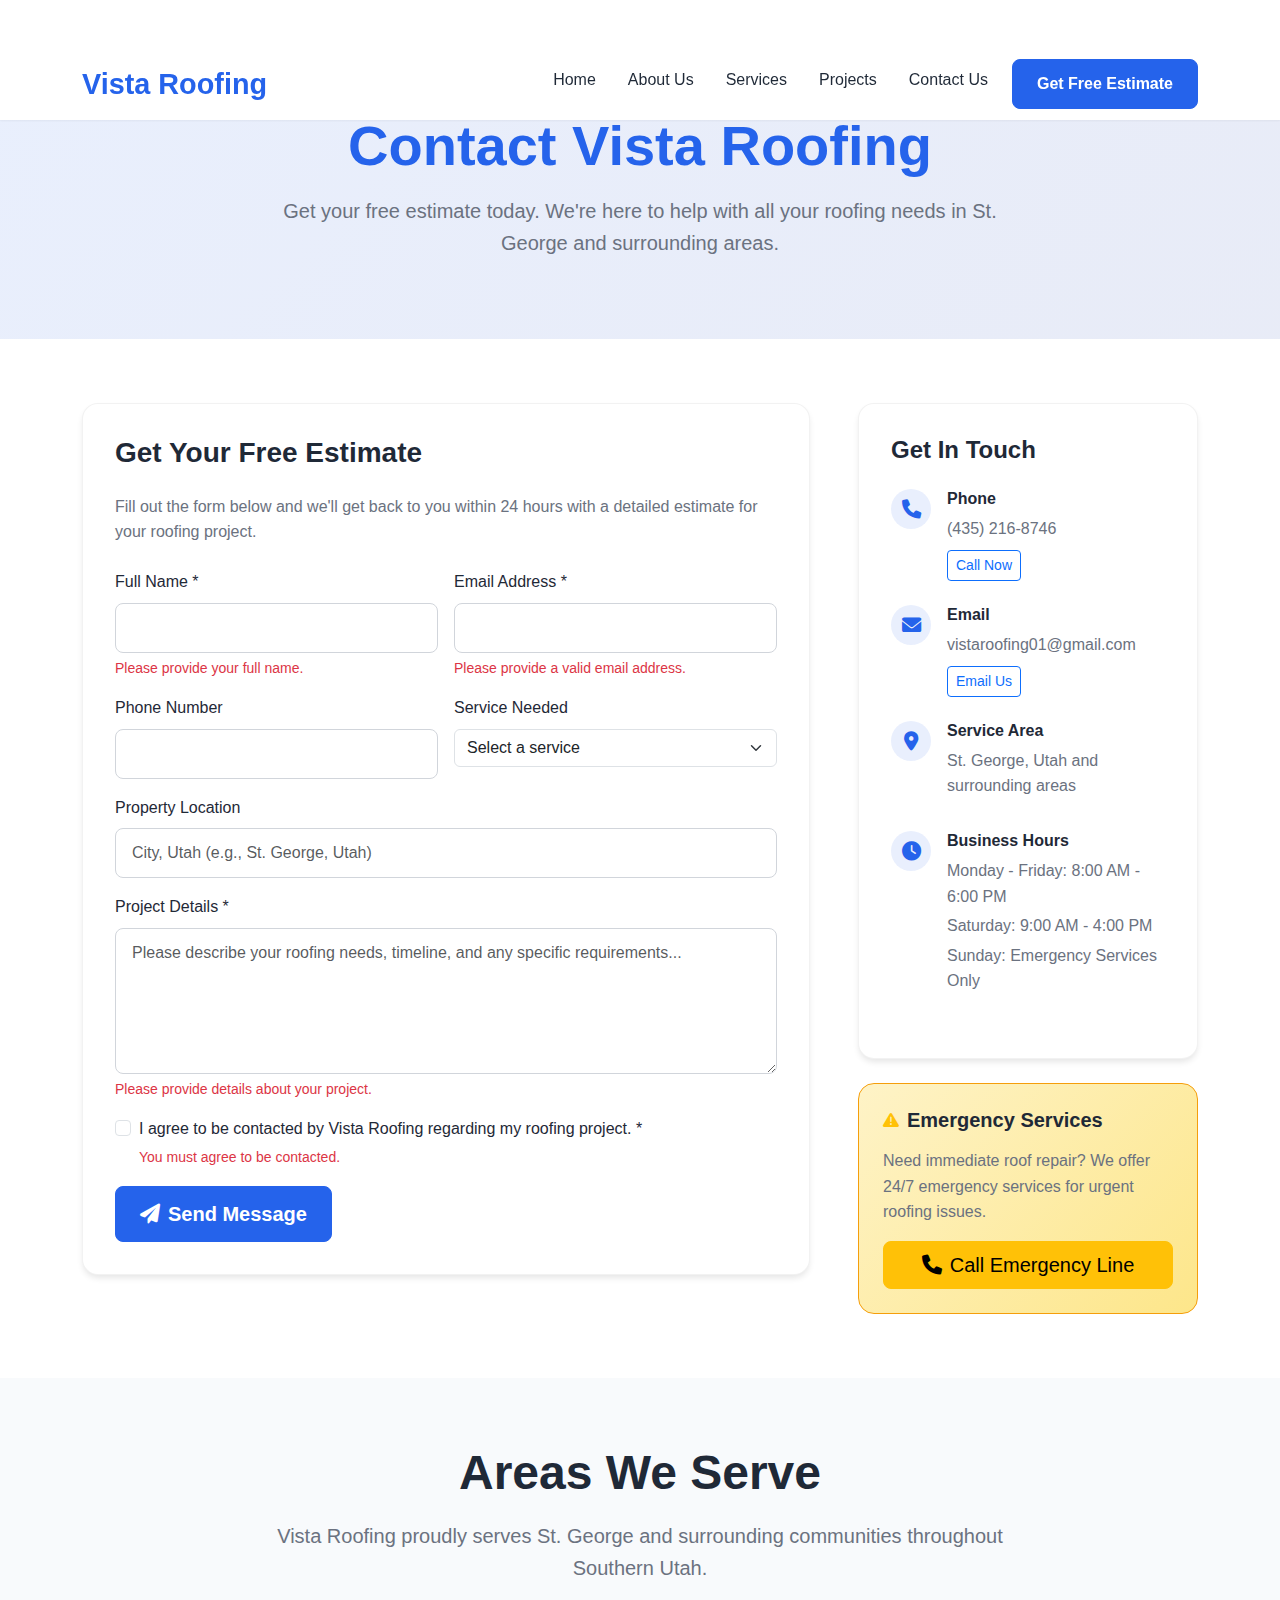
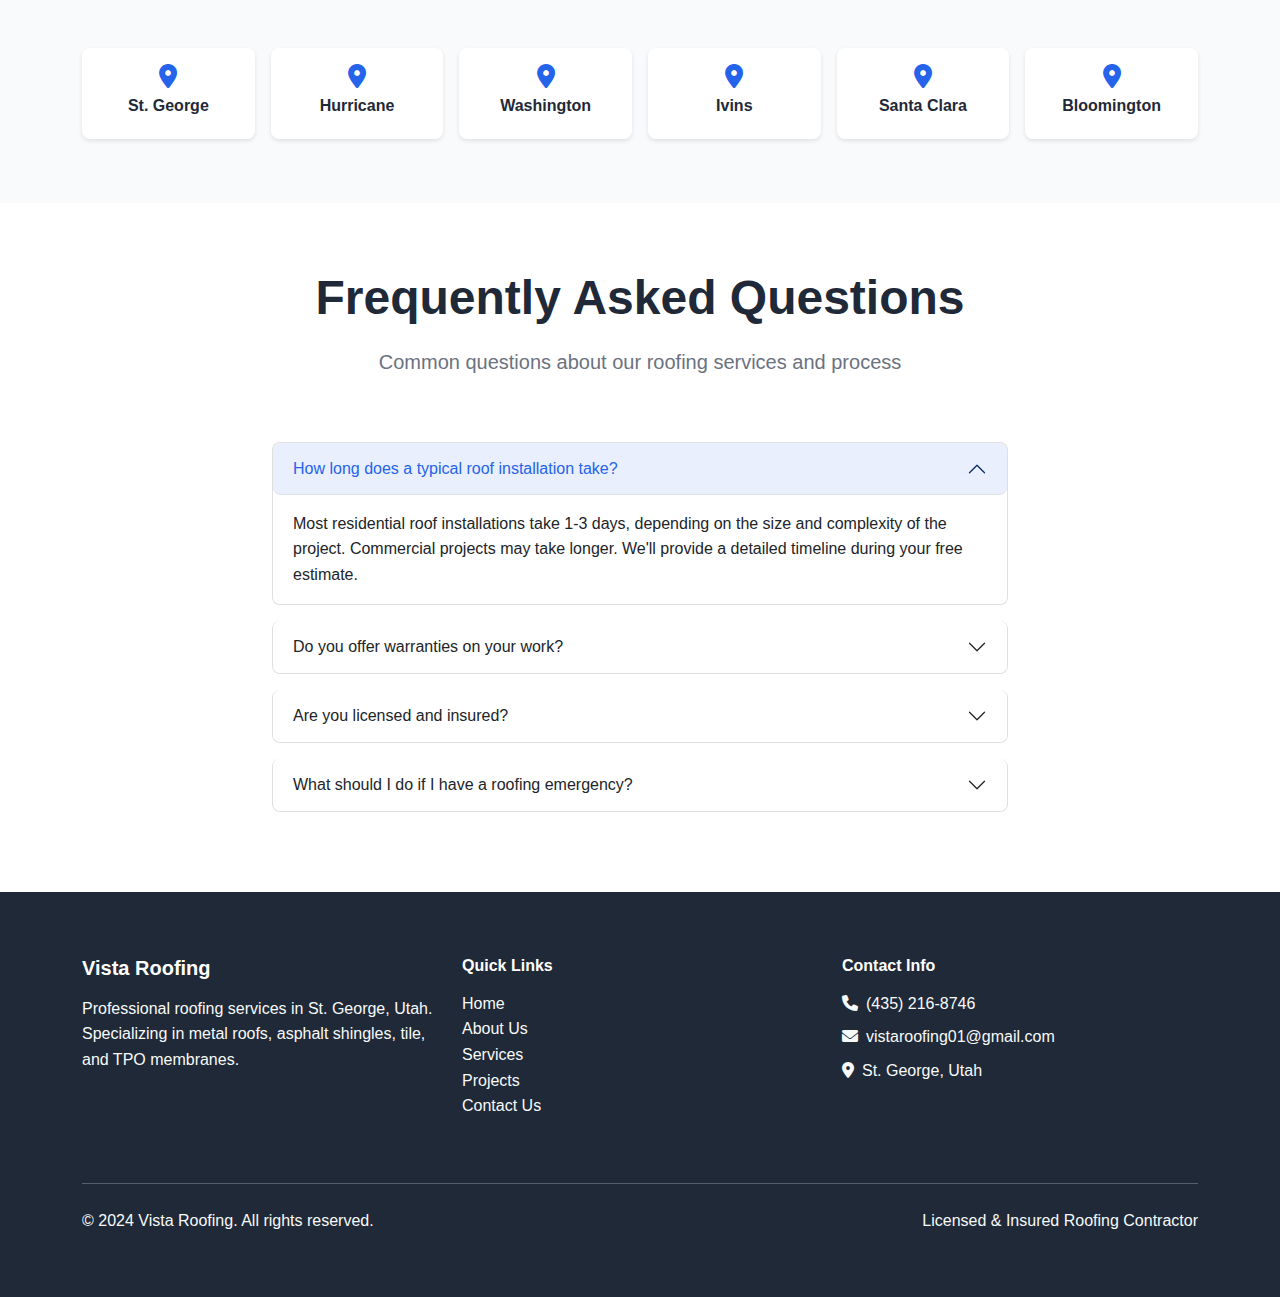
<file: contact.html>
<!DOCTYPE html>
<html lang="en">
<head>
    <meta charset="UTF-8">
    <meta name="viewport" content="width=device-width, initial-scale=1.0">
    <title>Contact Us - Vista Roofing | Get Free Estimate in St. George, Utah</title>
    <meta name="description" content="Contact Vista Roofing for your roofing needs in St. George, Utah. Get a free estimate for metal roofs, asphalt shingles, tile, TPO membranes, and gutter services. Call (435) 216-8746.">
    <meta name="keywords" content="contact Vista Roofing, free estimate St George Utah, roofing contractor contact, emergency roofing services St George, roofing quote Washington Utah">
    
    <!-- Bootstrap CSS -->
    <link href="https://cdn.jsdelivr.net/npm/bootstrap@5.1.3/dist/css/bootstrap.min.css" rel="stylesheet">
    <!-- Font Awesome -->
    <link rel="stylesheet" href="https://cdnjs.cloudflare.com/ajax/libs/font-awesome/6.0.0/css/all.min.css">
    <!-- Custom CSS -->
    <link rel="stylesheet" href="css/style.css">
</head>
<body>
    <!-- Header -->
    <header class="header">
        <nav class="navbar navbar-expand-lg navbar-light bg-white fixed-top shadow-sm">
            <div class="container">
                <a class="navbar-brand fw-bold text-primary" href="index.html">Vista Roofing</a>
                <button class="navbar-toggler" type="button" data-bs-toggle="collapse" data-bs-target="#navbarNav">
                    <span class="navbar-toggler-icon"></span>
                </button>
                <div class="collapse navbar-collapse" id="navbarNav">
                    <ul class="navbar-nav ms-auto">
                        <li class="nav-item">
                            <a class="nav-link" href="index.html">Home</a>
                        </li>
                        <li class="nav-item">
                            <a class="nav-link" href="about.html">About Us</a>
                        </li>
                        <li class="nav-item">
                            <a class="nav-link" href="services.html">Services</a>
                        </li>
                        <li class="nav-item">
                            <a class="nav-link" href="projects.html">Projects</a>
                        </li>
                        <li class="nav-item">
                            <a class="nav-link active" href="contact.html">Contact Us</a>
                        </li>
                        <li class="nav-item">
                            <a class="btn btn-primary ms-2" href="contact.html">Get Free Estimate</a>
                        </li>
                    </ul>
                </div>
            </div>
        </nav>
    </header>

    <!-- Page Header -->
    <section class="page-header py-5 mt-5">
        <div class="container">
            <div class="row">
                <div class="col-lg-8 mx-auto text-center">
                    <h1 class="display-4 fw-bold text-primary mb-3">Contact Vista Roofing</h1>
                    <p class="lead text-muted">Get your free estimate today. We're here to help with all your roofing needs in St. George and surrounding areas.</p>
                </div>
            </div>
        </div>
    </section>

    <!-- Contact Section -->
    <section class="py-5">
        <div class="container">
            <div class="row g-5">
                <!-- Contact Form -->
                <div class="col-lg-8">
                    <div class="contact-form-card">
                        <h3 class="fw-bold mb-4">Get Your Free Estimate</h3>
                        <p class="text-muted mb-4">Fill out the form below and we'll get back to you within 24 hours with a detailed estimate for your roofing project.</p>
                        
                        <form id="contactForm" class="needs-validation" novalidate>
                            <div class="row g-3">
                                <div class="col-md-6">
                                    <label for="name" class="form-label">Full Name *</label>
                                    <input type="text" class="form-control" id="name" name="name" required>
                                    <div class="invalid-feedback">
                                        Please provide your full name.
                                    </div>
                                </div>
                                <div class="col-md-6">
                                    <label for="email" class="form-label">Email Address *</label>
                                    <input type="email" class="form-control" id="email" name="email" required>
                                    <div class="invalid-feedback">
                                        Please provide a valid email address.
                                    </div>
                                </div>
                                <div class="col-md-6">
                                    <label for="phone" class="form-label">Phone Number</label>
                                    <input type="tel" class="form-control" id="phone" name="phone">
                                </div>
                                <div class="col-md-6">
                                    <label for="service" class="form-label">Service Needed</label>
                                    <select class="form-select" id="service" name="service">
                                        <option value="">Select a service</option>
                                        <option value="Metal Roofing">Metal Roofing</option>
                                        <option value="Asphalt Shingles">Asphalt Shingles</option>
                                        <option value="Tile Roofing">Tile Roofing</option>
                                        <option value="TPO Membrane">TPO Membrane</option>
                                        <option value="Gutter Installation">Gutter Installation</option>
                                        <option value="Roof Repair">Roof Repair</option>
                                        <option value="Emergency Service">Emergency Service</option>
                                        <option value="Other">Other</option>
                                    </select>
                                </div>
                                <div class="col-12">
                                    <label for="location" class="form-label">Property Location</label>
                                    <input type="text" class="form-control" id="location" name="location" placeholder="City, Utah (e.g., St. George, Utah)">
                                </div>
                                <div class="col-12">
                                    <label for="message" class="form-label">Project Details *</label>
                                    <textarea class="form-control" id="message" name="message" rows="5" placeholder="Please describe your roofing needs, timeline, and any specific requirements..." required></textarea>
                                    <div class="invalid-feedback">
                                        Please provide details about your project.
                                    </div>
                                </div>
                                <div class="col-12">
                                    <div class="form-check">
                                        <input class="form-check-input" type="checkbox" id="consent" name="consent" required>
                                        <label class="form-check-label" for="consent">
                                            I agree to be contacted by Vista Roofing regarding my roofing project. *
                                        </label>
                                        <div class="invalid-feedback">
                                            You must agree to be contacted.
                                        </div>
                                    </div>
                                </div>
                                <div class="col-12">
                                    <button type="submit" class="btn btn-primary btn-lg">
                                        <i class="fas fa-paper-plane me-2"></i>Send Message
                                    </button>
                                </div>
                            </div>
                        </form>
                    </div>
                </div>

                <!-- Contact Info -->
                <div class="col-lg-4">
                    <div class="contact-info-card">
                        <h4 class="fw-bold mb-4">Get In Touch</h4>
                        
                        <!-- Phone -->
                        <div class="contact-item mb-4">
                            <div class="contact-icon">
                                <i class="fas fa-phone text-primary"></i>
                            </div>
                            <div class="contact-details">
                                <h6 class="fw-bold">Phone</h6>
                                <p class="text-muted mb-2">(435) 216-8746</p>
                                <a href="tel:+14352168746" class="btn btn-outline-primary btn-sm">Call Now</a>
                            </div>
                        </div>

                        <!-- Email -->
                        <div class="contact-item mb-4">
                            <div class="contact-icon">
                                <i class="fas fa-envelope text-primary"></i>
                            </div>
                            <div class="contact-details">
                                <h6 class="fw-bold">Email</h6>
                                <p class="text-muted mb-2">vistaroofing01@gmail.com</p>
                                <a href="mailto:vistaroofing01@gmail.com" class="btn btn-outline-primary btn-sm">Email Us</a>
                            </div>
                        </div>

                        <!-- Location -->
                        <div class="contact-item mb-4">
                            <div class="contact-icon">
                                <i class="fas fa-map-marker-alt text-primary"></i>
                            </div>
                            <div class="contact-details">
                                <h6 class="fw-bold">Service Area</h6>
                                <p class="text-muted mb-2">St. George, Utah and surrounding areas</p>
                            </div>
                        </div>

                        <!-- Hours -->
                        <div class="contact-item mb-4">
                            <div class="contact-icon">
                                <i class="fas fa-clock text-primary"></i>
                            </div>
                            <div class="contact-details">
                                <h6 class="fw-bold">Business Hours</h6>
                                <p class="text-muted mb-1">Monday - Friday: 8:00 AM - 6:00 PM</p>
                                <p class="text-muted mb-1">Saturday: 9:00 AM - 4:00 PM</p>
                                <p class="text-muted mb-2">Sunday: Emergency Services Only</p>
                            </div>
                        </div>
                    </div>

                    <!-- Emergency Services -->
                    <div class="emergency-card mt-4">
                        <div class="emergency-header">
                            <i class="fas fa-exclamation-triangle text-warning"></i>
                            <h5 class="fw-bold mb-0">Emergency Services</h5>
                        </div>
                        <p class="text-muted mb-3">Need immediate roof repair? We offer 24/7 emergency services for urgent roofing issues.</p>
                        <a href="tel:+14352168746" class="btn btn-warning btn-lg w-100">
                            <i class="fas fa-phone me-2"></i>Call Emergency Line
                        </a>
                    </div>
                </div>
            </div>
        </div>
    </section>

    <!-- Service Areas -->
    <section class="py-5 bg-light">
        <div class="container">
            <div class="row text-center mb-5">
                <div class="col-lg-8 mx-auto">
                    <h2 class="display-5 fw-bold mb-3">Areas We Serve</h2>
                    <p class="lead text-muted">Vista Roofing proudly serves St. George and surrounding communities throughout Southern Utah.</p>
                </div>
            </div>
            <div class="row g-3">
                <div class="col-lg-2 col-md-3 col-sm-4 col-6">
                    <div class="service-area text-center">
                        <i class="fas fa-map-marker-alt text-primary mb-2"></i>
                        <h6 class="fw-bold">St. George</h6>
                    </div>
                </div>
                <div class="col-lg-2 col-md-3 col-sm-4 col-6">
                    <div class="service-area text-center">
                        <i class="fas fa-map-marker-alt text-primary mb-2"></i>
                        <h6 class="fw-bold">Hurricane</h6>
                    </div>
                </div>
                <div class="col-lg-2 col-md-3 col-sm-4 col-6">
                    <div class="service-area text-center">
                        <i class="fas fa-map-marker-alt text-primary mb-2"></i>
                        <h6 class="fw-bold">Washington</h6>
                    </div>
                </div>
                <div class="col-lg-2 col-md-3 col-sm-4 col-6">
                    <div class="service-area text-center">
                        <i class="fas fa-map-marker-alt text-primary mb-2"></i>
                        <h6 class="fw-bold">Ivins</h6>
                    </div>
                </div>
                <div class="col-lg-2 col-md-3 col-sm-4 col-6">
                    <div class="service-area text-center">
                        <i class="fas fa-map-marker-alt text-primary mb-2"></i>
                        <h6 class="fw-bold">Santa Clara</h6>
                    </div>
                </div>
                <div class="col-lg-2 col-md-3 col-sm-4 col-6">
                    <div class="service-area text-center">
                        <i class="fas fa-map-marker-alt text-primary mb-2"></i>
                        <h6 class="fw-bold">Bloomington</h6>
                    </div>
                </div>
            </div>
        </div>
    </section>

    <!-- FAQ Section -->
    <section class="py-5">
        <div class="container">
            <div class="row text-center mb-5">
                <div class="col-lg-8 mx-auto">
                    <h2 class="display-5 fw-bold mb-3">Frequently Asked Questions</h2>
                    <p class="lead text-muted">Common questions about our roofing services and process</p>
                </div>
            </div>
            <div class="row">
                <div class="col-lg-8 mx-auto">
                    <div class="accordion" id="faqAccordion">
                        <div class="accordion-item">
                            <h2 class="accordion-header" id="faq1">
                                <button class="accordion-button" type="button" data-bs-toggle="collapse" data-bs-target="#collapse1">
                                    How long does a typical roof installation take?
                                </button>
                            </h2>
                            <div id="collapse1" class="accordion-collapse collapse show" data-bs-parent="#faqAccordion">
                                <div class="accordion-body">
                                    Most residential roof installations take 1-3 days, depending on the size and complexity of the project. Commercial projects may take longer. We'll provide a detailed timeline during your free estimate.
                                </div>
                            </div>
                        </div>
                        <div class="accordion-item">
                            <h2 class="accordion-header" id="faq2">
                                <button class="accordion-button collapsed" type="button" data-bs-toggle="collapse" data-bs-target="#collapse2">
                                    Do you offer warranties on your work?
                                </button>
                            </h2>
                            <div id="collapse2" class="accordion-collapse collapse" data-bs-parent="#faqAccordion">
                                <div class="accordion-body">
                                    Yes, we provide comprehensive warranties on all our work. Materials come with manufacturer warranties, and we offer our own workmanship warranty. Specific terms vary by project type and will be detailed in your estimate.
                                </div>
                            </div>
                        </div>
                        <div class="accordion-item">
                            <h2 class="accordion-header" id="faq3">
                                <button class="accordion-button collapsed" type="button" data-bs-toggle="collapse" data-bs-target="#collapse3">
                                    Are you licensed and insured?
                                </button>
                            </h2>
                            <div id="collapse3" class="accordion-collapse collapse" data-bs-parent="#faqAccordion">
                                <div class="accordion-body">
                                    Absolutely. Vista Roofing is fully licensed and insured in Utah. We carry comprehensive liability insurance and workers' compensation coverage for your protection and peace of mind.
                                </div>
                            </div>
                        </div>
                        <div class="accordion-item">
                            <h2 class="accordion-header" id="faq4">
                                <button class="accordion-button collapsed" type="button" data-bs-toggle="collapse" data-bs-target="#collapse4">
                                    What should I do if I have a roofing emergency?
                                </button>
                            </h2>
                            <div id="collapse4" class="accordion-collapse collapse" data-bs-parent="#faqAccordion">
                                <div class="accordion-body">
                                    For roofing emergencies, call us immediately at (435) 216-8746. We offer 24/7 emergency services and can often provide temporary repairs the same day to protect your property from further damage.
                                </div>
                            </div>
                        </div>
                    </div>
                </div>
            </div>
        </div>
    </section>

    <!-- Footer -->
    <footer class="bg-dark text-white py-5">
        <div class="container">
            <div class="row">
                <div class="col-lg-4 mb-4">
                    <h5 class="fw-bold mb-3">Vista Roofing</h5>
                    <p class="text-light">Professional roofing services in St. George, Utah. Specializing in metal roofs, asphalt shingles, tile, and TPO membranes.</p>
                </div>
                <div class="col-lg-4 mb-4">
                    <h6 class="fw-bold mb-3">Quick Links</h6>
                    <ul class="list-unstyled">
                        <li><a href="index.html" class="text-light text-decoration-none">Home</a></li>
                        <li><a href="about.html" class="text-light text-decoration-none">About Us</a></li>
                        <li><a href="services.html" class="text-light text-decoration-none">Services</a></li>
                        <li><a href="projects.html" class="text-light text-decoration-none">Projects</a></li>
                        <li><a href="contact.html" class="text-light text-decoration-none">Contact Us</a></li>
                    </ul>
                </div>
                <div class="col-lg-4 mb-4">
                    <h6 class="fw-bold mb-3">Contact Info</h6>
                    <p class="text-light mb-2">
                        <i class="fas fa-phone me-2"></i>(435) 216-8746
                    </p>
                    <p class="text-light mb-2">
                        <i class="fas fa-envelope me-2"></i>vistaroofing01@gmail.com
                    </p>
                    <p class="text-light mb-0">
                        <i class="fas fa-map-marker-alt me-2"></i>St. George, Utah
                    </p>
                </div>
            </div>
            <hr class="my-4">
            <div class="row align-items-center">
                <div class="col-md-6">
                    <p class="mb-0 text-light">&copy; 2024 Vista Roofing. All rights reserved.</p>
                </div>
                <div class="col-md-6 text-md-end">
                    <p class="mb-0 text-light">Licensed & Insured Roofing Contractor</p>
                </div>
            </div>
        </div>
    </footer>

    <!-- Bootstrap JS -->
    <script src="https://cdn.jsdelivr.net/npm/bootstrap@5.1.3/dist/js/bootstrap.bundle.min.js"></script>
    <!-- Custom JS -->
    <script src="js/script.js"></script>
</body>
</html>
</file>
<file: css/style.css>
/* Vista Roofing Custom Styles */

:root {
    --primary-color: #2563eb;
    --secondary-color: #1e40af;
    --accent-color: #3b82f6;
    --dark-color: #1f2937;
    --light-color: #f8fafc;
    --text-muted: #6b7280;
}

body {
    font-family: 'Inter', -apple-system, BlinkMacSystemFont, 'Segoe UI', Roboto, sans-serif;
    line-height: 1.6;
    color: var(--dark-color);
}

/* Header Styles */
.header {
    background: rgba(255, 255, 255, 0.95);
    backdrop-filter: blur(10px);
    transition: all 0.3s ease;
}

.navbar-brand {
    font-size: 1.8rem;
    color: var(--primary-color) !important;
    font-weight: 700;
}

.navbar-nav .nav-link {
    color: var(--dark-color) !important;
    font-weight: 500;
    margin: 0 0.5rem;
    transition: color 0.3s ease;
}

.navbar-nav .nav-link:hover {
    color: var(--primary-color) !important;
}

.btn-primary {
    background-color: var(--primary-color);
    border-color: var(--primary-color);
    padding: 0.75rem 1.5rem;
    font-weight: 600;
    border-radius: 0.5rem;
    transition: all 0.3s ease;
}

.btn-primary:hover {
    background-color: var(--secondary-color);
    border-color: var(--secondary-color);
    transform: translateY(-2px);
}

.btn-outline-light {
    border-color: rgba(255, 255, 255, 0.8);
    color: white;
    font-weight: 600;
    padding: 0.75rem 1.5rem;
    border-radius: 0.5rem;
    transition: all 0.3s ease;
}

.btn-outline-light:hover {
    background-color: rgba(255, 255, 255, 0.1);
    border-color: white;
    transform: translateY(-2px);
}

/* Hero Section */
.hero-section {
    background: linear-gradient(135deg, rgba(37, 99, 235, 0.9), rgba(30, 64, 175, 0.9)), 
                url('https://images.unsplash.com/photo-1558618666-fcd25c85cd64?ixlib=rb-4.0.3&auto=format&fit=crop&w=1920&q=80');
    background-size: cover;
    background-position: center;
    background-attachment: fixed;
    min-height: 100vh;
    position: relative;
}

.hero-overlay {
    position: absolute;
    top: 0;
    left: 0;
    right: 0;
    bottom: 0;
    display: flex;
    align-items: center;
}

.display-4 {
    font-weight: 800;
    line-height: 1.2;
}

.display-5 {
    font-weight: 700;
    line-height: 1.3;
}

/* Service Cards */
.service-card {
    background: white;
    padding: 2rem 1.5rem;
    border-radius: 1rem;
    box-shadow: 0 4px 6px -1px rgba(0, 0, 0, 0.1);
    transition: all 0.3s ease;
    border: 1px solid rgba(0, 0, 0, 0.05);
}

.service-card:hover {
    transform: translateY(-5px);
    box-shadow: 0 20px 25px -5px rgba(0, 0, 0, 0.1);
}

.service-icon i {
    font-size: 3rem;
    color: var(--primary-color);
}

/* Testimonial Cards */
.testimonial-card {
    background: white;
    padding: 2rem;
    border-radius: 1rem;
    box-shadow: 0 4px 6px -1px rgba(0, 0, 0, 0.1);
    border: 1px solid rgba(0, 0, 0, 0.05);
}

.stars i {
    font-size: 1.2rem;
    margin: 0 0.1rem;
}

/* About Image */
.about-image img {
    border-radius: 1rem;
    box-shadow: 0 20px 25px -5px rgba(0, 0, 0, 0.1);
}

/* Background Colors */
.bg-light {
    background-color: var(--light-color) !important;
}

.bg-primary {
    background-color: var(--primary-color) !important;
}

.bg-dark {
    background-color: var(--dark-color) !important;
}

/* Text Colors */
.text-primary {
    color: var(--primary-color) !important;
}

.text-muted {
    color: var(--text-muted) !important;
}

/* Utility Classes */
.shadow-sm {
    box-shadow: 0 1px 2px 0 rgba(0, 0, 0, 0.05) !important;
}

.shadow {
    box-shadow: 0 4px 6px -1px rgba(0, 0, 0, 0.1) !important;
}

/* Form Styles */
.form-control {
    border-radius: 0.5rem;
    border: 1px solid #d1d5db;
    padding: 0.75rem 1rem;
    transition: all 0.3s ease;
}

.form-control:focus {
    border-color: var(--primary-color);
    box-shadow: 0 0 0 3px rgba(37, 99, 235, 0.1);
}

/* Footer */
footer a {
    transition: color 0.3s ease;
}

footer a:hover {
    color: var(--primary-color) !important;
}

/* Responsive Design */
@media (max-width: 768px) {
    .hero-section {
        background-attachment: scroll;
        min-height: 80vh;
    }
    
    .display-4 {
        font-size: 2.5rem;
    }
    
    .display-5 {
        font-size: 2rem;
    }
    
    .service-card,
    .testimonial-card {
        margin-bottom: 1.5rem;
    }
}

@media (max-width: 576px) {
    .display-4 {
        font-size: 2rem;
    }
    
    .btn-lg {
        padding: 0.75rem 1.5rem;
        font-size: 1rem;
    }
    
    .hero-section h1 {
        font-size: 1.8rem;
    }
    
    .hero-section p {
        font-size: 1rem;
    }
}

/* Animation Classes */
.fade-in {
    animation: fadeIn 0.6s ease-in;
}

@keyframes fadeIn {
    from {
        opacity: 0;
        transform: translateY(20px);
    }
    to {
        opacity: 1;
        transform: translateY(0);
    }
}

/* Hover Effects */
.hover-lift {
    transition: transform 0.3s ease;
}

.hover-lift:hover {
    transform: translateY(-3px);
}

/* Custom Spacing */
.py-5 {
    padding-top: 4rem !important;
    padding-bottom: 4rem !important;
}

.mb-5 {
    margin-bottom: 3rem !important;
}

/* Loading Animation */
.loading {
    opacity: 0;
    transform: translateY(20px);
    transition: all 0.6s ease;
}

.loading.loaded {
    opacity: 1;
    transform: translateY(0);
}

/* Page Header Styles */
.page-header {
    background: linear-gradient(135deg, rgba(37, 99, 235, 0.1), rgba(30, 64, 175, 0.1));
}

/* Contact Form Styles */
.contact-form-card {
    background: white;
    padding: 2rem;
    border-radius: 1rem;
    box-shadow: 0 4px 6px -1px rgba(0, 0, 0, 0.1);
    border: 1px solid rgba(0, 0, 0, 0.05);
}

.contact-info-card {
    background: white;
    padding: 2rem;
    border-radius: 1rem;
    box-shadow: 0 4px 6px -1px rgba(0, 0, 0, 0.1);
    border: 1px solid rgba(0, 0, 0, 0.05);
}

.contact-item {
    display: flex;
    align-items: flex-start;
    gap: 1rem;
}

.contact-icon {
    flex-shrink: 0;
    width: 40px;
    height: 40px;
    background: rgba(37, 99, 235, 0.1);
    border-radius: 50%;
    display: flex;
    align-items: center;
    justify-content: center;
}

.contact-icon i {
    font-size: 1.2rem;
}

.emergency-card {
    background: linear-gradient(135deg, #fef3c7, #fde68a);
    padding: 1.5rem;
    border-radius: 1rem;
    border: 1px solid #f59e0b;
}

.emergency-header {
    display: flex;
    align-items: center;
    gap: 0.5rem;
    margin-bottom: 1rem;
}

/* Service Detail Cards */
.service-detail-card {
    background: white;
    border-radius: 1rem;
    box-shadow: 0 4px 6px -1px rgba(0, 0, 0, 0.1);
    border: 1px solid rgba(0, 0, 0, 0.05);
    overflow: hidden;
    transition: all 0.3s ease;
}

.service-detail-card:hover {
    transform: translateY(-5px);
    box-shadow: 0 20px 25px -5px rgba(0, 0, 0, 0.1);
}

.service-content {
    padding: 2rem;
}

.service-features {
    list-style: none;
    padding: 0;
}

.service-features li {
    padding: 0.25rem 0;
}

/* Project Cards */
.project-card {
    background: white;
    border-radius: 1rem;
    box-shadow: 0 4px 6px -1px rgba(0, 0, 0, 0.1);
    border: 1px solid rgba(0, 0, 0, 0.05);
    overflow: hidden;
    transition: all 0.3s ease;
}

.project-card:hover {
    transform: translateY(-5px);
    box-shadow: 0 20px 25px -5px rgba(0, 0, 0, 0.1);
}

.project-image {
    position: relative;
    overflow: hidden;
}

.project-image img {
    width: 100%;
    height: 250px;
    object-fit: cover;
    transition: transform 0.3s ease;
}

.project-card:hover .project-image img {
    transform: scale(1.05);
}

.project-overlay {
    position: absolute;
    top: 0;
    left: 0;
    right: 0;
    bottom: 0;
    background: linear-gradient(135deg, rgba(37, 99, 235, 0.8), rgba(30, 64, 175, 0.8));
    display: flex;
    align-items: center;
    justify-content: center;
    opacity: 0;
    transition: opacity 0.3s ease;
}

.project-card:hover .project-overlay {
    opacity: 1;
}

.project-info {
    text-align: center;
    padding: 1rem;
}

.project-tags {
    margin-top: 1rem;
}

.project-tags .badge {
    margin-right: 0.5rem;
    margin-bottom: 0.5rem;
}

/* Value Cards */
.value-card {
    background: white;
    padding: 2rem;
    border-radius: 1rem;
    box-shadow: 0 4px 6px -1px rgba(0, 0, 0, 0.1);
    border: 1px solid rgba(0, 0, 0, 0.05);
    transition: all 0.3s ease;
}

.value-card:hover {
    transform: translateY(-3px);
    box-shadow: 0 10px 15px -3px rgba(0, 0, 0, 0.1);
}

.value-icon i {
    font-size: 3rem;
}

/* Additional Service Cards */
.additional-service {
    background: white;
    padding: 2rem;
    border-radius: 1rem;
    box-shadow: 0 4px 6px -1px rgba(0, 0, 0, 0.1);
    border: 1px solid rgba(0, 0, 0, 0.05);
    transition: all 0.3s ease;
}

.additional-service:hover {
    transform: translateY(-3px);
    box-shadow: 0 10px 15px -3px rgba(0, 0, 0, 0.1);
}

/* Process Steps */
.process-step {
    padding: 1.5rem;
}

.step-number .badge {
    width: 60px;
    height: 60px;
    font-size: 1.5rem;
    display: flex;
    align-items: center;
    justify-content: center;
}

/* Service Areas */
.service-area {
    padding: 1rem;
    background: white;
    border-radius: 0.5rem;
    box-shadow: 0 2px 4px rgba(0, 0, 0, 0.1);
    transition: all 0.3s ease;
}

.service-area:hover {
    transform: translateY(-2px);
    box-shadow: 0 4px 8px rgba(0, 0, 0, 0.15);
}

.service-area i {
    font-size: 1.5rem;
}

/* Statistics */
.stat-item {
    padding: 1.5rem;
}

.stat-item h3 {
    font-size: 3rem;
}

/* FAQ Styles */
.accordion-item {
    border: 1px solid rgba(0, 0, 0, 0.125);
    border-radius: 0.5rem !important;
    margin-bottom: 1rem;
}

.accordion-button {
    background-color: white;
    border: none;
    border-radius: 0.5rem !important;
}

.accordion-button:not(.collapsed) {
    background-color: rgba(37, 99, 235, 0.1);
    color: var(--primary-color);
}

.accordion-button:focus {
    box-shadow: 0 0 0 3px rgba(37, 99, 235, 0.1);
}

/* Form Validation */
.form-control.is-invalid {
    border-color: #dc3545;
}

.form-control.is-valid {
    border-color: #198754;
}

.invalid-feedback {
    display: block;
    width: 100%;
    margin-top: 0.25rem;
    font-size: 0.875em;
    color: #dc3545;
}

.valid-feedback {
    display: block;
    width: 100%;
    margin-top: 0.25rem;
    font-size: 0.875em;
    color: #198754;
}

/* Project Filter */
.project-filter .btn {
    transition: all 0.3s ease;
}

.project-filter .btn.active {
    background-color: var(--primary-color);
    border-color: var(--primary-color);
    color: white;
}

/* Responsive Adjustments */
@media (max-width: 768px) {
    .contact-item {
        flex-direction: column;
        text-align: center;
    }
    
    .contact-icon {
        align-self: center;
    }
    
    .project-image img {
        height: 200px;
    }
    
    .stat-item h3 {
        font-size: 2rem;
    }
}
</file>
